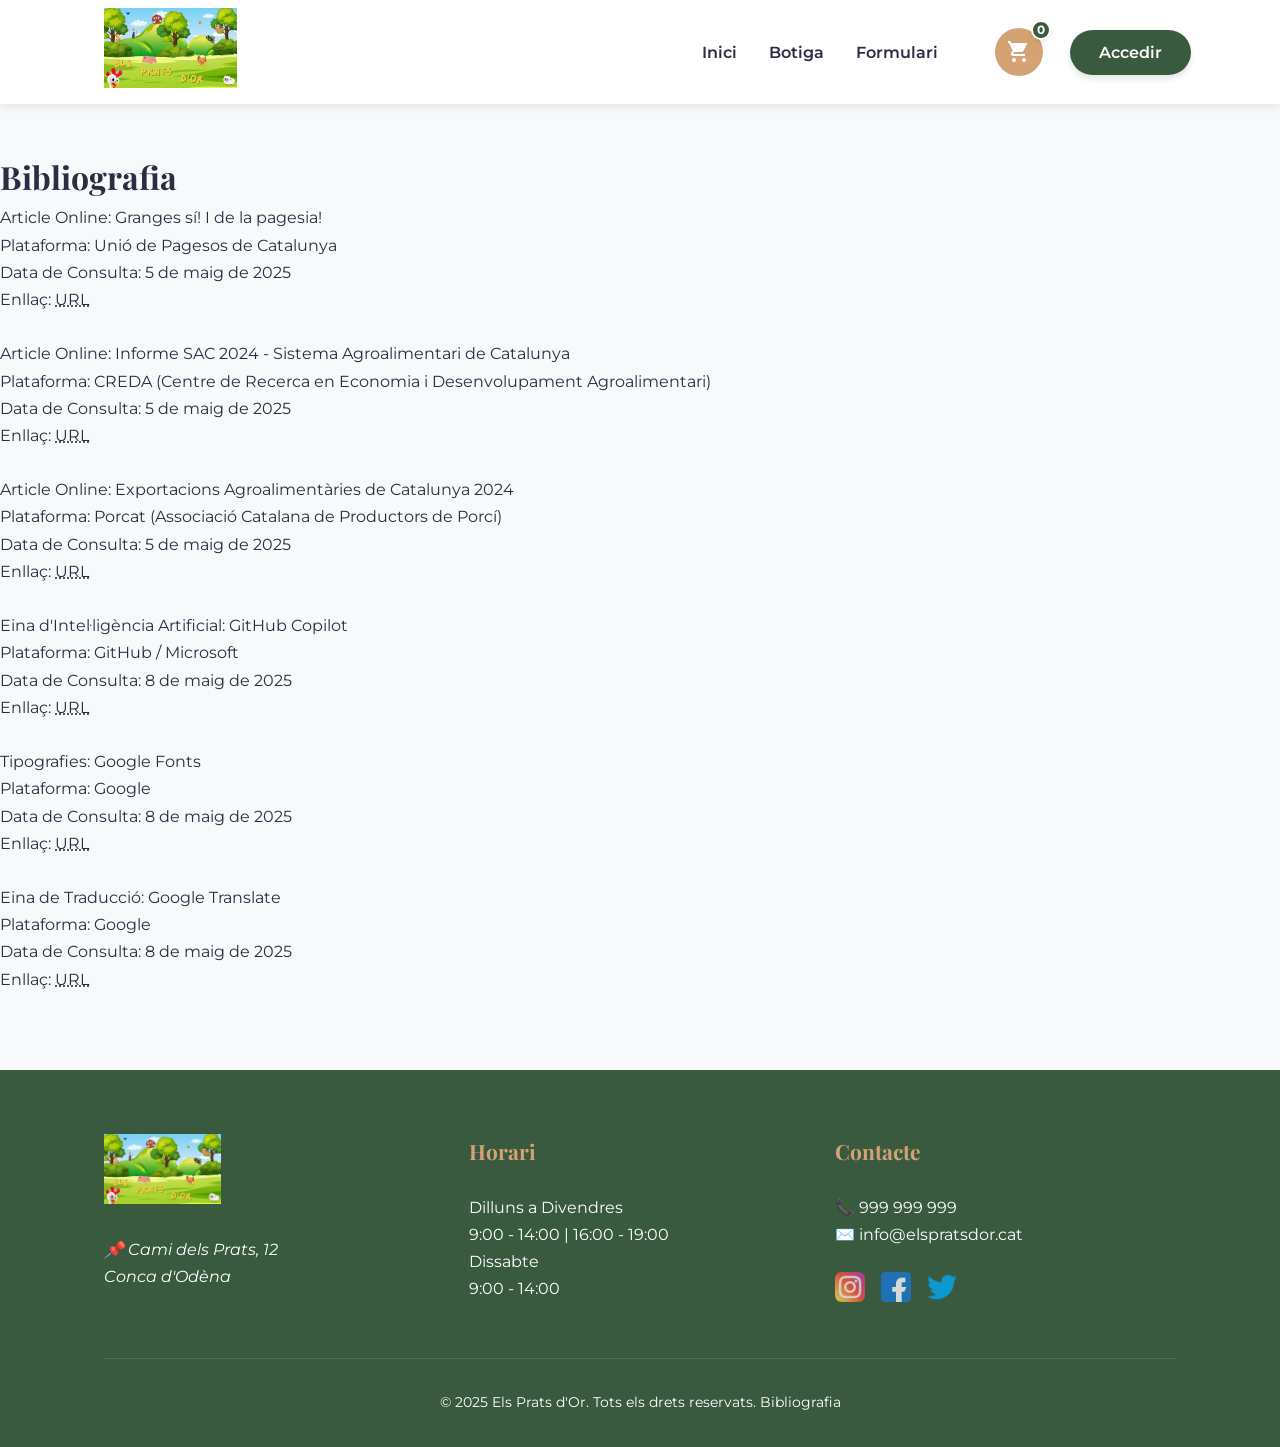
<file: bibliografia.html>
<!DOCTYPE html>
<html lang="ca">
  <head>
    <meta charset="UTF-8" />
    <meta name="viewport" content="width=device-width, initial-scale=1, maximum-scale=1" />
    <meta name="description" content="Bibliografia de fonts utilitzades per a la web d'Els Prats d'Or." />
    <title>Els Prats d'Or - Bibliografia</title>
    <link rel="stylesheet" href="css/style.css" />
    <link rel="preconnect" href="https://fonts.googleapis.com" />
    <link rel="preconnect" href="https://fonts.gstatic.com" crossorigin />
    <link href="https://fonts.googleapis.com/css2?family=Montserrat:wght@400;600;700&family=Playfair+Display:wght@700&display=swap" rel="stylesheet" />
  </head>
  <body>
    <header class="part_superior">
      <div class="caixa">
        <a href="index.html" class="enllac_logo">
          <img src="img/LOGO_GRANJA.png" alt="Logo Els Prats d'Or" class="logo_granja" />
        </a>
        <nav class="navegacio">
          <ul class="llista_menu">
            <li><a href="index.html" class="element_menu">Inici</a></li>
            <li><a href="botiga.html" class="element_menu">Botiga</a></li>
            <li><a href="formulari.php" class="element_menu">Formulari</a></li>
            <li>
              <a href="#" class="carret-compra">
                <svg xmlns="http://www.w3.org/2000/svg" viewBox="0 0 24 24">
                  <path d="M7 18c-1.1 0-1.99.9-1.99 2S5.9 22 7 22s2-.9 2-2-.9-2-2-2zM1 3h1l3.6 7.59-1.35 2.45c-.16.28-.25.61-.25.96 0 1.1.9 2 2 2h12v-2H6.42c-.14 0-.25-.11-.25-.25l.03-.12.9-1.63h7.45c.75 0 1.41-.41 1.75-1.03l3.58-6.49c.08-.14.12-.31.12-.48 0-.55-.45-1-1-1H4.21l-.94-2H1v2zm16 15c-1.1 0-1.99.9-1.99 2s.89 2 1.99 2 2-.9 2-2-.9-2-2-2z"/>
                </svg>
                <span class="contador-carret">0</span>
              </a>
            </li>
            <li><a href="login.html" class="boto_accedir">Accedir</a></li>
          </ul>
        </nav>
        </div>
    </header>

    <main>
      <div style="padding-top: 50px;"></div>

      <h1>Bibliografia</h1>
      <dl>
          <dt>Article Online: Granges sí! I de la pagesia!</dt>
          <dd>Plataforma: Unió de Pagesos de Catalunya </dd>
          <dd>Data de Consulta: 5 de maig de 2025</dd> 
          <dd>Enllaç: <a href="https://uniopagesos.cat/la-terra/granges-si-i-de-la-pagesia/" target="_blank"><abbr title="Uniform Resource Locator">URL</abbr></a></dd>
          <br>
          <dt>Article Online: Informe SAC 2024 - Sistema Agroalimentari de Catalunya</dt>
          <dd>Plataforma: CREDA (Centre de Recerca en Economia i Desenvolupament Agroalimentari)</dd>
          <dd>Data de Consulta: 5 de maig de 2025</dd>
          <dd>Enllaç: <a href="https://www.creda.es/ca/informe-sac-2024-ca/" target="_blank"><abbr title="Uniform Resource Locator">URL</abbr></a></dd>
          <br>
          <dt>Article Online: Exportacions Agroalimentàries de Catalunya 2024</dt>
          <dd>Plataforma: Porcat (Associació Catalana de Productors de Porcí)</dd>
          <dd>Data de Consulta: 5 de maig de 2025</dd>
          <dd>Enllaç: <a href="https://www.porcat.org/ca/noticies" target="_blank"><abbr title="Uniform Resource Locator">URL</abbr></a></dd>
          <br>
          <dt>Eina d'Intel·ligència Artificial: GitHub Copilot</dt>
          <dd>Plataforma: GitHub / Microsoft</dd>
          <dd>Data de Consulta: 8 de maig de 2025</dd>
          <dd>Enllaç: <a href="https://github.com/features/copilot" target="_blank"><abbr title="Uniform Resource Locator">URL</abbr></a></dd>
          <br>
          <dt>Tipografies: Google Fonts</dt>
          <dd>Plataforma: Google</dd>
          <dd>Data de Consulta: 8 de maig de 2025</dd>
          <dd>Enllaç: <a href="https://fonts.google.com/" target="_blank"><abbr title="Uniform Resource Locator">URL</abbr></a></dd>
          <br>
          <dt>Eina de Traducció: Google Translate</dt>
          <dd>Plataforma: Google</dd>
          <dd>Data de Consulta: 8 de maig de 2025</dd>
          <dd>Enllaç: <a href="https://translate.google.com/" target="_blank"><abbr title="Uniform Resource Locator">URL</abbr></a></dd>
          <br>
      </dl>
       <div style="padding-bottom: 50px;"></div>

    </main>

    <footer class="part_inferior" id="contacte">
      <div class="caixa">
        <div class="graella graella_inferior">
          <div class="columna_inferior">
            <img src="img/LOGO_GRANJA.png" alt="Logo Els Prats d'Or" class="logo_inferior" />
            <address>
              <p>
                📌 Cami dels Prats, 12<br />
                Conca d'Odèna
              </p>
            </address>
          </div>
          <div class="columna_inferior">
            <h3>Horari</h3>
            <p>Dilluns a Divendres</p>
            <p>9:00 - 14:00 | 16:00 - 19:00</p>
            <p>Dissabte</p>
            <p>9:00 - 14:00</p>
          </div>
          <div class="columna_inferior">
            <h3>Contacte</h3>
            <p>
            📞 <a href="tel:+34999999999" aria-label="Telèfon">999 999 999</a><br />
            ✉️ <a href="mailto:info@elspratsdor.cat">info@elspratsdor.cat</a>
            </p>
            <div class="xarxes-socials">
                <a href="#" aria-label="Instagram">
                <img src="img/instagram.png" alt="Instagram" />
            </a>
                <a href="#" aria-label="Facebook">
                <img src="img/facebook.png" alt="Facebook" />
            </a>
            <a href="#" aria-label="Twitter">
                <img src="img/twitter.png" alt="Twitter" />
            </a>
            </div>
        </div>
        </div>
        <div class="text_drets">
            &copy; 2025 Els Prats d'Or. Tots els drets reservats.
            <a href="bibliografia.html">Bibliografia</a>
        </div>
    </div>
    </footer>
    </body>
</html>
</file>
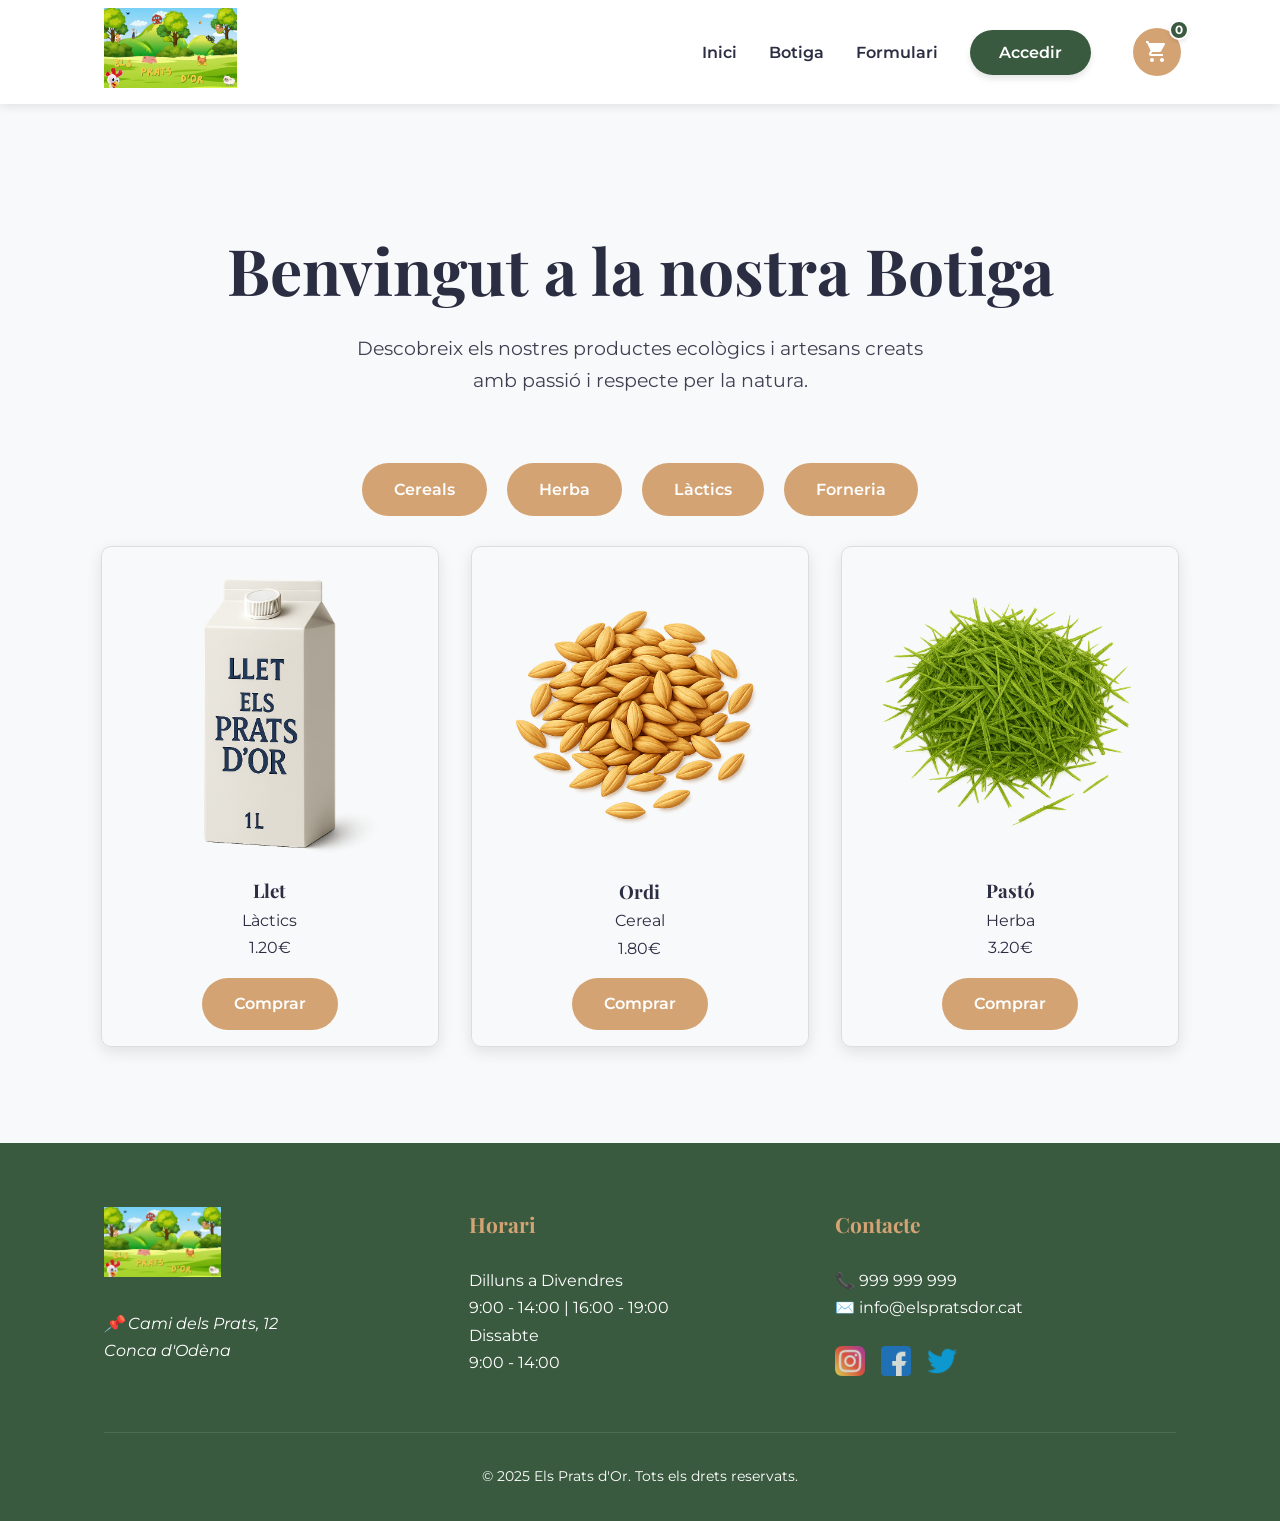
<file: botiga.html>
<!DOCTYPE html>
<html lang="ca">
  <head>
    <meta charset="UTF-8" />
    <meta name="viewport" content="width=device-width, initial-scale=1, maximum-scale=1" /> <!-- Important per al disseny responsive en mòbils i tauletes. Controla com es mostra l'ample i l'escala de la pàgina. -->
    <meta name="description" content="Botiga online amb productes ecològics i artesans de la granja Els Prats d'Or." /> <!-- Això defineix una descripció de la pàgina web que es veu als cercadors com Google, per exemple. -->
    <title>Botiga - Els Prats d'Or</title>
    <link rel="stylesheet" href="css/botiga.css" /> 
    <link rel="stylesheet" href="css/style.css"> 
    <link rel="preconnect" href="https://fonts.googleapis.com" /> <!-- Preconnecta amb els servidors de Google Fonts per agilitzar la càrrega de les lletres. -->
    <link rel="preconnect" href="https://fonts.gstatic.com" crossorigin /> <!--  Igual que abans però per les fonts estàtiques (en general, les lletres).-->
    <link href="https://fonts.googleapis.com/css2?family=Montserrat:wght@400;600;700&family=Playfair+Display:wght@700&display=swap" rel="stylesheet" /> <!-- Aquí enllacem les lletres de Google Fonts que farem servir. -->
  </head>
  <body>
    <header class="part_superior"> <!-- 'header' s'utilitza per a la capçalera. La classe 'part_superior' li dóna estils concrets (com fer-la fixa). -->
      <div class="caixa"> <!-- 'caixa' és una classe genèrica per centrar el contingut i limitar el seu ample en diferents seccions. -->
        <a href="index.html" class="enllac_logo"> <!-- Aquest és l'enllaç del logo, que et portarà a la pàgina principal. 'enllac_logo' pot tenir estils específics per l'enllaç del logo. -->
          <img src="img/LOGO_GRANJA.png" alt="Logo Els Prats d'Or" class="logo_granja" /> <!-- 'alt' és important per accessibilitat i SEO. 'logo_granja' s'usa per estilar la imatge del logo. -->
        </a>
        <nav class="navegacio"> <!-- La nostra barra de navegació. 'nav' indica que és una secció de navegació (un menú). -->
          <ul class="llista_menu"> <!-- 'llista_menu' s'usa per estilar la llista d'elements del menú. -->
            <li><a href="index.html" class="element_menu">Inici</a></li> <!-- 'element_menu' s'usa per estilar cada ítem del menú. -->
            <li><a href="botiga.html" class="element_menu">Botiga</a></li>
            <li><a href="formulari.php" class="element_menu">Formulari</a></li>
            <li><a href="login.html" class="boto_accedir">Accedir</a></li>
            <li>
              <a href="#" class="carret-compra">
                <svg xmlns="http://www.w3.org/2000/svg" viewBox="0 0 24 24">
                  <path d="M7 18c-1.1 0-1.99.9-1.99 2S5.9 22 7 22s2-.9 2-2-.9-2-2-2zM1 3h1l3.6 7.59-1.35 2.45c-.16.28-.25.61-.25.96 0 1.1.9 2 2 2h12v-2H6.42c-.14 0-.25-.11-.25-.25l.03-.12.9-1.63h7.45c.75 0 1.41-.41 1.75-1.03l3.58-6.49c.08-.14.12-.31.12-.48 0-.55-.45-1-1-1H4.21l-.94-2H1v2zm16 15c-1.1 0-1.99.9-1.99 2s.89 2 1.99 2 2-.9 2-2-.9-2-2-2z"/>
                </svg>
                <span class="contador-carret">0</span>
              </a>
            </li>
          </ul>
        </nav>
      </div>
    </header>

    <main> <!-- 'main' envolta el contingut principal i únic de la pàgina. -->
      <section class="seccio_botiga"> <!-- 'section' s'utilitza per agrupar contingut temàtic. 'seccio_botiga' aplica estils concrets a aquesta secció. -->
        <div class="caixa"> <!-- 'caixa' per centrar el contingut de la secció. -->
          <h1 class="titol1">Benvingut a la nostra Botiga</h1> <!-- 'titol1' per estilar el títol principal de la secció. -->
          <p class="text_principal">Descobreix els nostres productes ecològics i artesans creats amb passió i respecte per la natura.</p> <!-- 'text_principal' per estilar el paràgraf descriptiu. -->

          <!-- AFEGIT: Apartats de categories --> 
          <div class="categories"> <!-- Un contenidor per les diferents categories de productes, per tenir-les ordenades! -->
            <a href="Cereals.html" class="categoria " >Cereals</a> <!-- Enllaços que ens porten a altres parts de la web, a cada categoria de producte. -->
            <a href="Herbes.html"   class="categoria">Herba</a> <!-- Aquestes class "categoria" les utilitzarem al CSS per fer que quedin bé. -->
            <a href="Lactics.html" class="categoria">Làctics</a> 
            <a href="Forneria.html" class="categoria">Forneria</a> 
          </div>
 
        <!-- Graella de Productes -->
        <div class="graella_productes"> <!-- Un contenidor que utilitzarem amb CSS Grid per mostrar els productes en una graella maca. -->
          <div class="producte"> <!-- Cada 'div' amb la classe 'producte' representa un producte individual a la graella. -->
            <img src="imgbotiga/llet.png" alt="Producte 1" class="imatge_producte" /> <!-- La imatge del producte. 'alt' és important per accessibilitat. 'imatge_producte' per estilar la imatge. -->
            <h3>Llet</h3> <!-- El títol o nom del producte. -->
            <p class="descripcio_producte">Làctics</p> <!-- Una petita descripció o categoria del producte. 'descripcio_producte' per estilar. -->
            <p class="preu">1.20€</p> <!-- El preu del producte. 'preu' per estilar. -->
            <a href="compra.html" class="boto_comprar">Comprar</a> <!-- Un botó per anar a la pàgina de compra. 'boto_comprar' per estilar-lo com un botó. -->
          </div>

          <div class="producte">
            <img src="imgbotiga/ordi.png" alt="Producte 2" class="imatge_producte" />
            <h3>Ordi</h3>
            <p class="descripcio_producte">Cereal</p>
            <p class="preu">1.80€</p>
            <a href="compra.html" class="boto_comprar">Comprar</a>
          </div>

          <div class="producte">
            <img src="imgbotiga/pasto.png" alt="Producte 3" class="imatge_producte" />
            <h3>Pastó</h3>
            <p class="descripcio_producte">Herba</p>
            <p class="preu">3.20€</p>
            <a href="compra.html" class="boto_comprar">Comprar</a>
          </div>
 
          <!-- Afegir més productes aquí -->
        </div>
      </section>
    </main>

    <footer class="part_inferior"> <!-- 'footer' s'utilitza per al peu de pàgina. 'part_inferior' aplica estils concrets (fons, color text). -->
      <div class="caixa"> <!-- 'caixa' per centrar el contingut del peu de pàgina. -->
        <div class="graella graella_inferior"> <!-- Una graella per ordenar la informació del peu de pàgina. 'graella' i 'graella_inferior' per estilar la disposició. -->
          <div class="columna_inferior"> <!-- Una columna dins la graella, pel nostre logo i adreça. 'columna_inferior' per estilar la columna. -->
            <img src="img/LOGO_GRANJA.png" alt="Logo Els Prats d'Or" class="logo_inferior" /> <!-- El logo que tenim al peu de pàgina. 'logo_inferior' per estilar-lo. -->
            <address> <!-- 'address' és un element per a informació de contacte. -->
              <p> 
                📌 Cami dels Prats, 12<br /> <!-- 'br' insereix un salt de línia. -->
                Conca d'Odèna
              </p> 
            </address>
          </div>
          <div class="columna_inferior">
            <h3>Horari</h3>
            <p>Dilluns a Divendres</p>
            <p>9:00 - 14:00 | 16:00 - 19:00</p>
            <p>Dissabte</p>
            <p>9:00 - 14:00</p>
          </div>
          <div class="columna_inferior"> 
            <h3>Contacte</h3>
            <p> 
              📞 <a href="tel:+34999999999" aria-label="Telèfon">999 999 999</a><br /> <!-- 'href="tel:..."' fa que, en dispositius mòbils, clicar el número truqui directament. 'aria-label' és per a l'accessibilitat. -->
              ✉️ <a href="mailto:info@elspratsdor.cat">info@elspratsdor.cat</a> <!-- 'href="mailto:..."' obre el client de correu electrònic. -->
            </p> 
            <div class="xarxes-socials"> <!-- Un contenidor per les icones de les xarxes socials. 'xarxes-socials' per estilar-lo amb Flexbox. -->
              <a href="#" aria-label="Instagram"> <!-- Enllaços a les xarxes socials, sense destinació perquè no s'han demanat. 'aria-label' per accessibilitat. -->
                <img src="img/instagram.png" alt="Instagram" /> <!-- La imatge de la icona d'instagram. -->
              </a>
              <a href="#" aria-label="Facebook">
                <img src="img/facebook.png" alt="Facebook" />
              </a>
              <a href="#" aria-label="Twitter">
                <img src="img/twitter.png" alt="Twitter" />
              </a>
            </div>
          </div>
        </div>
        <div class="text_drets"> <!-- 'text_drets' s'usa per estilar el text de copyright al final del peu de pàgina. -->
          &copy; 2025 Els Prats d'Or. Tots els drets reservats. <!-- '&copy;' és una entitat HTML per mostrar el símbol de copyright (©). -->
        </div>
      </div>
    </footer>
  </body>
</html>
</file>
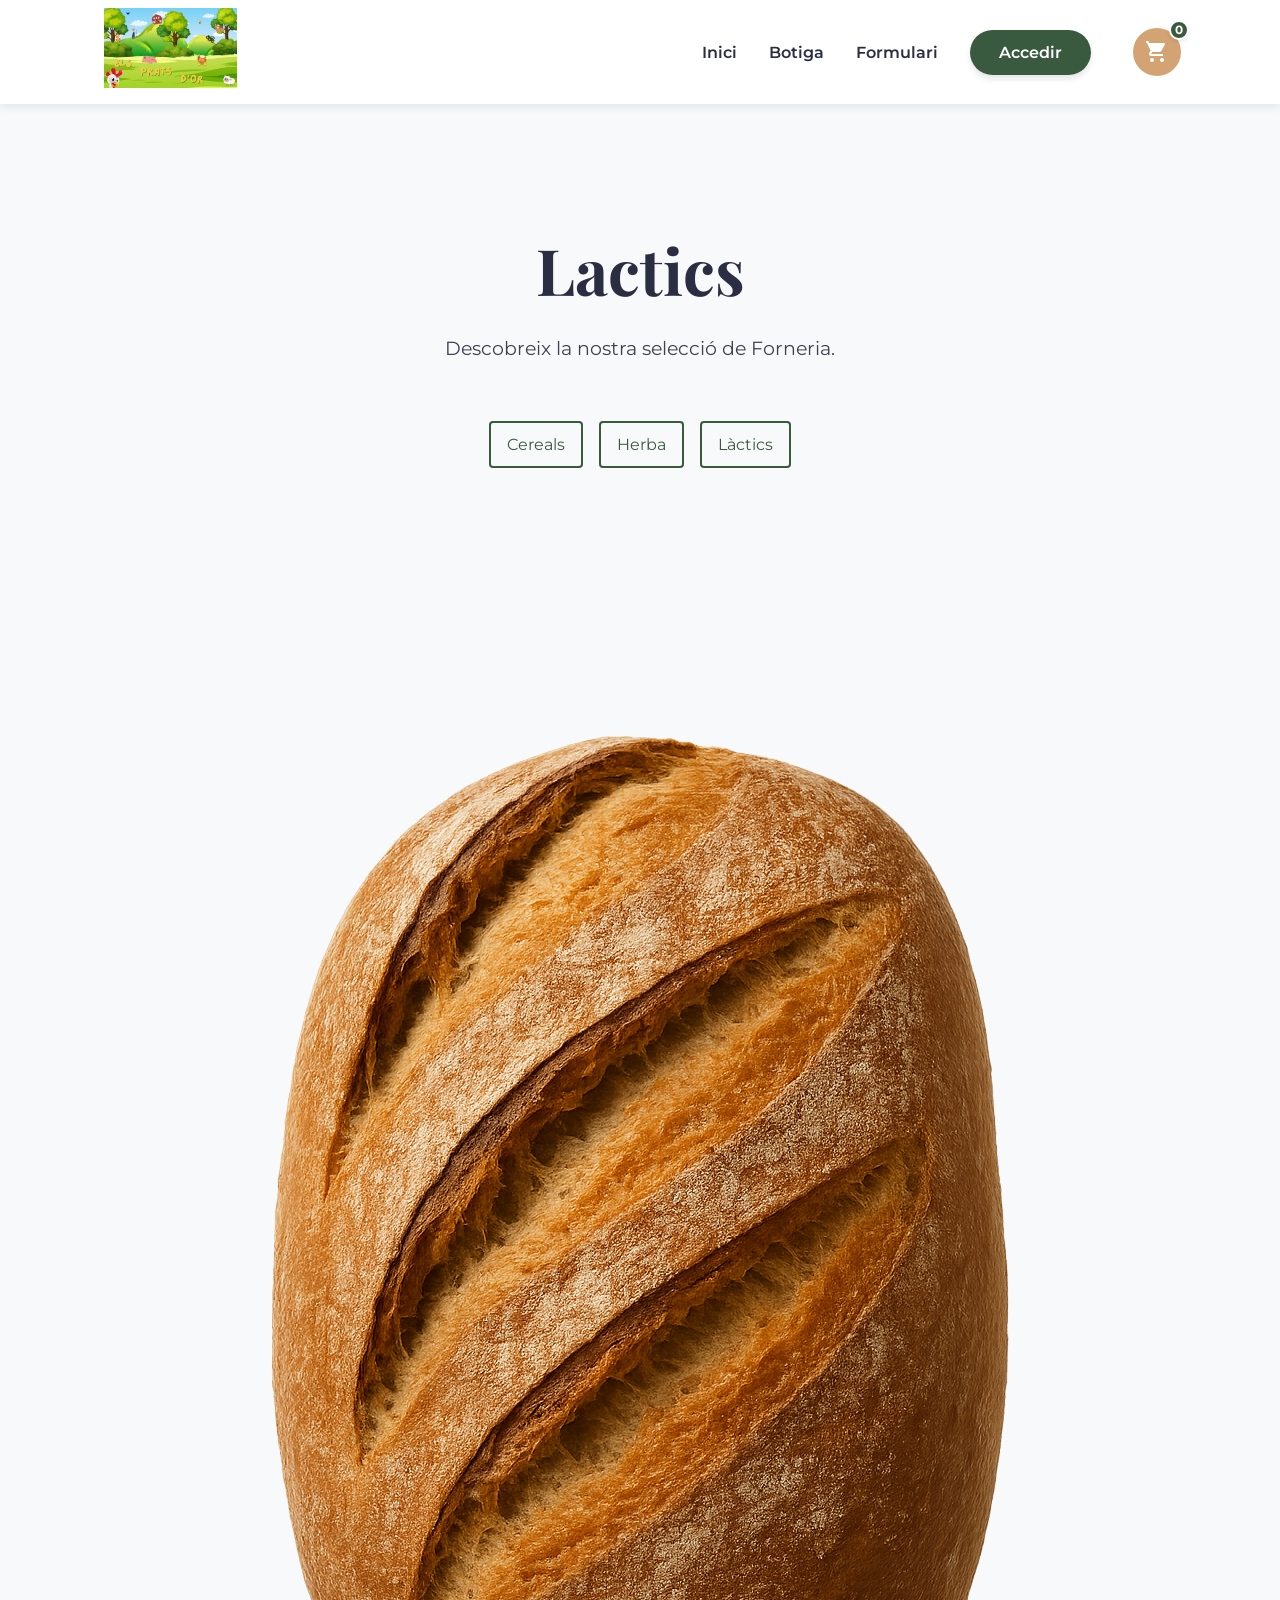
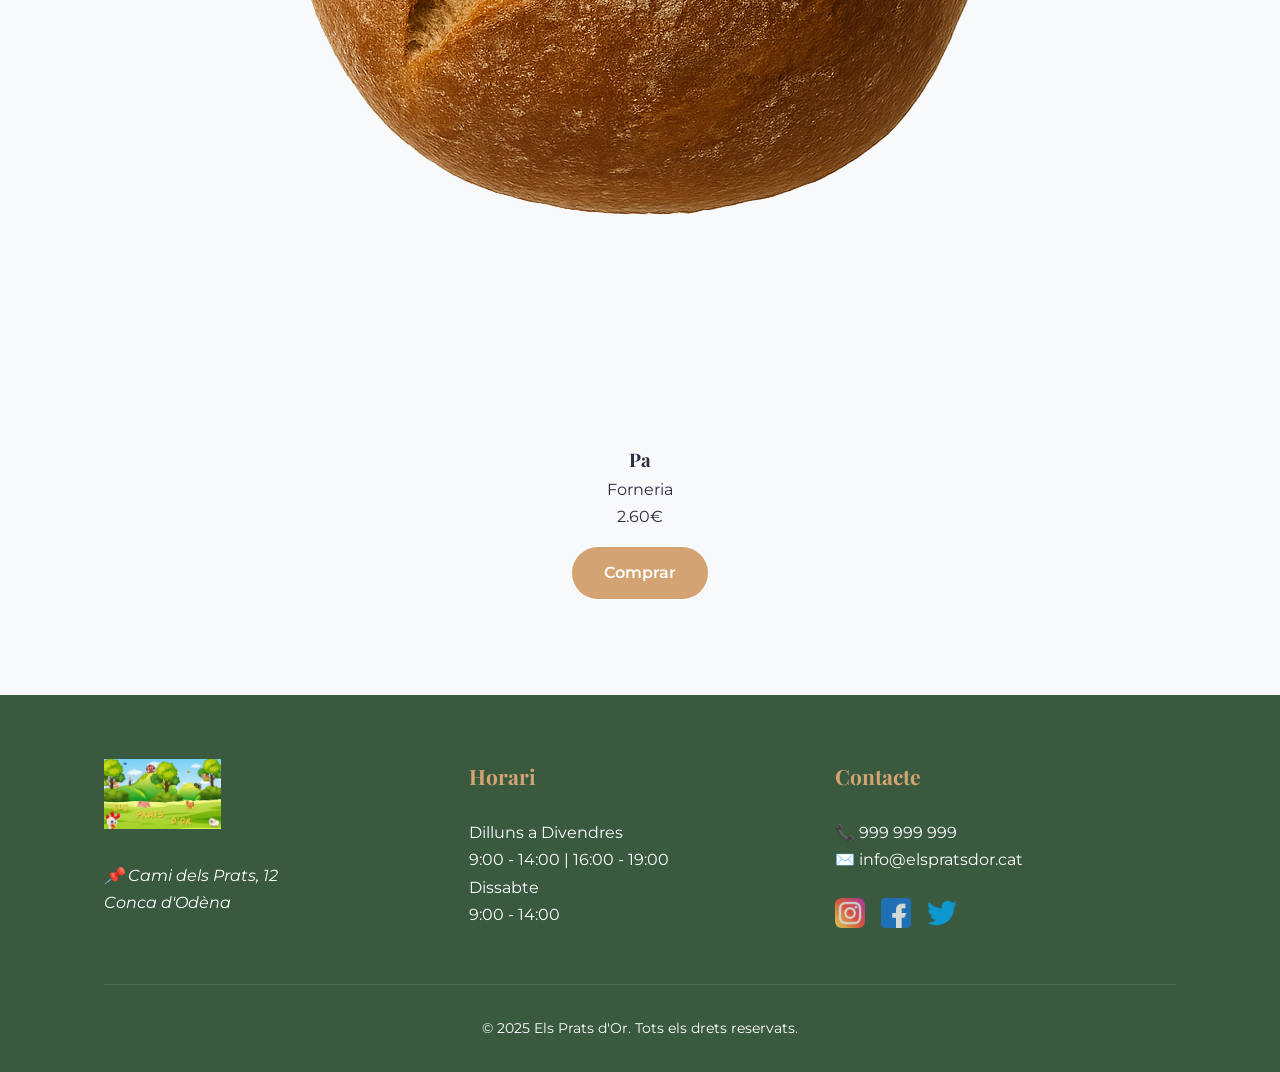
<file: Forneria.html>
<!DOCTYPE html>
<html lang="ca">
  <head>
    <meta charset="UTF-8" />
    <meta name="viewport" content="width=device-width, initial-scale=1, maximum-scale=1" />
    <meta name="description" content="Botiga online amb productes ecològics i artesans de la granja Els Prats d'Or - Forneria" />
    <title>Herbes - Els Prats d'Or</title>
    <link rel="stylesheet" href="css/aliments.css" />
    <link rel="stylesheet" href="css/style.css">
    <link rel="preconnect" href="https://fonts.googleapis.com" />
    <link rel="preconnect" href="https://fonts.gstatic.com" crossorigin />
    <link href="https://fonts.googleapis.com/css2?family=Montserrat:wght@400;600;700&family=Playfair+Display:wght@700&display=swap" rel="stylesheet" />
  </head>
  <body>
    <header class="part_superior">
      <div class="caixa">
        <a href="index.html" class="enllac_logo">
          <img src="img/LOGO_GRANJA.png" alt="Logo Els Prats d'Or" class="logo_granja" />
        </a>
        <nav class="navegacio">
          <ul class="llista_menu">
            <li><a href="index.html" class="element_menu">Inici</a></li>
            <li><a href="botiga.html" class="element_menu">Botiga</a></li>
            <li><a href="formulari.php" class="element_menu">Formulari</a></li>
            <li><a href="login.html" class="boto_accedir">Accedir</a></li>
            <li>
              <a href="#" class="carret-compra">
                <svg xmlns="http://www.w3.org/2000/svg" viewBox="0 0 24 24">
                  <path d="M7 18c-1.1 0-1.99.9-1.99 2S5.9 22 7 22s2-.9 2-2-.9-2-2-2zM1 3h1l3.6 7.59-1.35 2.45c-.16.28-.25.61-.25.96 0 1.1.9 2 2 2h12v-2H6.42c-.14 0-.25-.11-.25-.25l.03-.12.9-1.63h7.45c.75 0 1.41-.41 1.75-1.03l3.58-6.49c.08-.14.12-.31.12-.48 0-.55-.45-1-1-1H4.21l-.94-2H1v2zm16 15c-1.1 0-1.99.9-1.99 2s.89 2 1.99 2 2-.9 2-2-.9-2-2-2z"/>
                </svg>
                <span class="contador-carret">0</span>
              </a>
            </li>
          </ul>
        </nav>
      </div>
    </header>

    <main>
      <section class="seccio_botiga">
        <div class="caixa">
          <h1 class="titol1">Lactics</h1>
          <p class="text_principal">Descobreix la nostra selecció de Forneria.</p>
        </div>

        <div class="categories"> <!-- Un contenidor per les diferents categories de productes, per tenir-les ordenades! -->
            <a href="Cereals.html" class="categoria " >Cereals</a> <!-- Enllaços que ens porten a altres parts de la web, a cada categoria de producte. -->
            <a href="Herbes.html"   class="categoria">Herba</a> <!-- Aquestes class "categoria" les utilitzarem al CSS per fer que quedin bé. -->
            <a href="Lactics.html" class="categoria">Làctics</a> 
          </div>

        <div class="graella_productes">
          <div class="producte">
            <img src="imgbotiga/pa.png" alt="Ordi" class="imatge_producte" />
            <h3>Pa</h3>
            <p class="descripcio_producte">Forneria</p>
            <p class="preu">2.60€</p>
            <a href="compra.html" class="boto_comprar">Comprar</a>
          </div>
        </div>
      </section>
    </main>

    <footer class="part_inferior">
      <div class="caixa">
        <div class="graella graella_inferior">
          <div class="columna_inferior">
            <img src="img/LOGO_GRANJA.png" alt="Logo Els Prats d'Or" class="logo_inferior" />
            <address>
              <p>
                📌 Cami dels Prats, 12<br />
                Conca d'Odèna
              </p>
            </address>
          </div>
          <div class="columna_inferior">
            <h3>Horari</h3>
            <p>Dilluns a Divendres</p>
            <p>9:00 - 14:00 | 16:00 - 19:00</p>
            <p>Dissabte</p>
            <p>9:00 - 14:00</p>
          </div>
          <div class="columna_inferior">
            <h3>Contacte</h3>
            <p>
              📞 <a href="tel:+34999999999" aria-label="Telèfon">999 999 999</a><br />
              ✉️ <a href="mailto:info@elspratsdor.cat">info@elspratsdor.cat</a>
            </p>
            <div class="xarxes-socials">
              <a href="#" aria-label="Instagram">
                <img src="img/instagram.png" alt="Instagram" />
              </a>
              <a href="#" aria-label="Facebook">
                <img src="img/facebook.png" alt="Facebook" />
              </a>
              <a href="#" aria-label="Twitter">
                <img src="img/twitter.png" alt="Twitter" />
              </a>
            </div>
          </div>
        </div>
        <div class="text_drets">
          © 2025 Els Prats d'Or. Tots els drets reservats.
        </div>
      </div>
    </footer>
  </body>
</html>
</file>
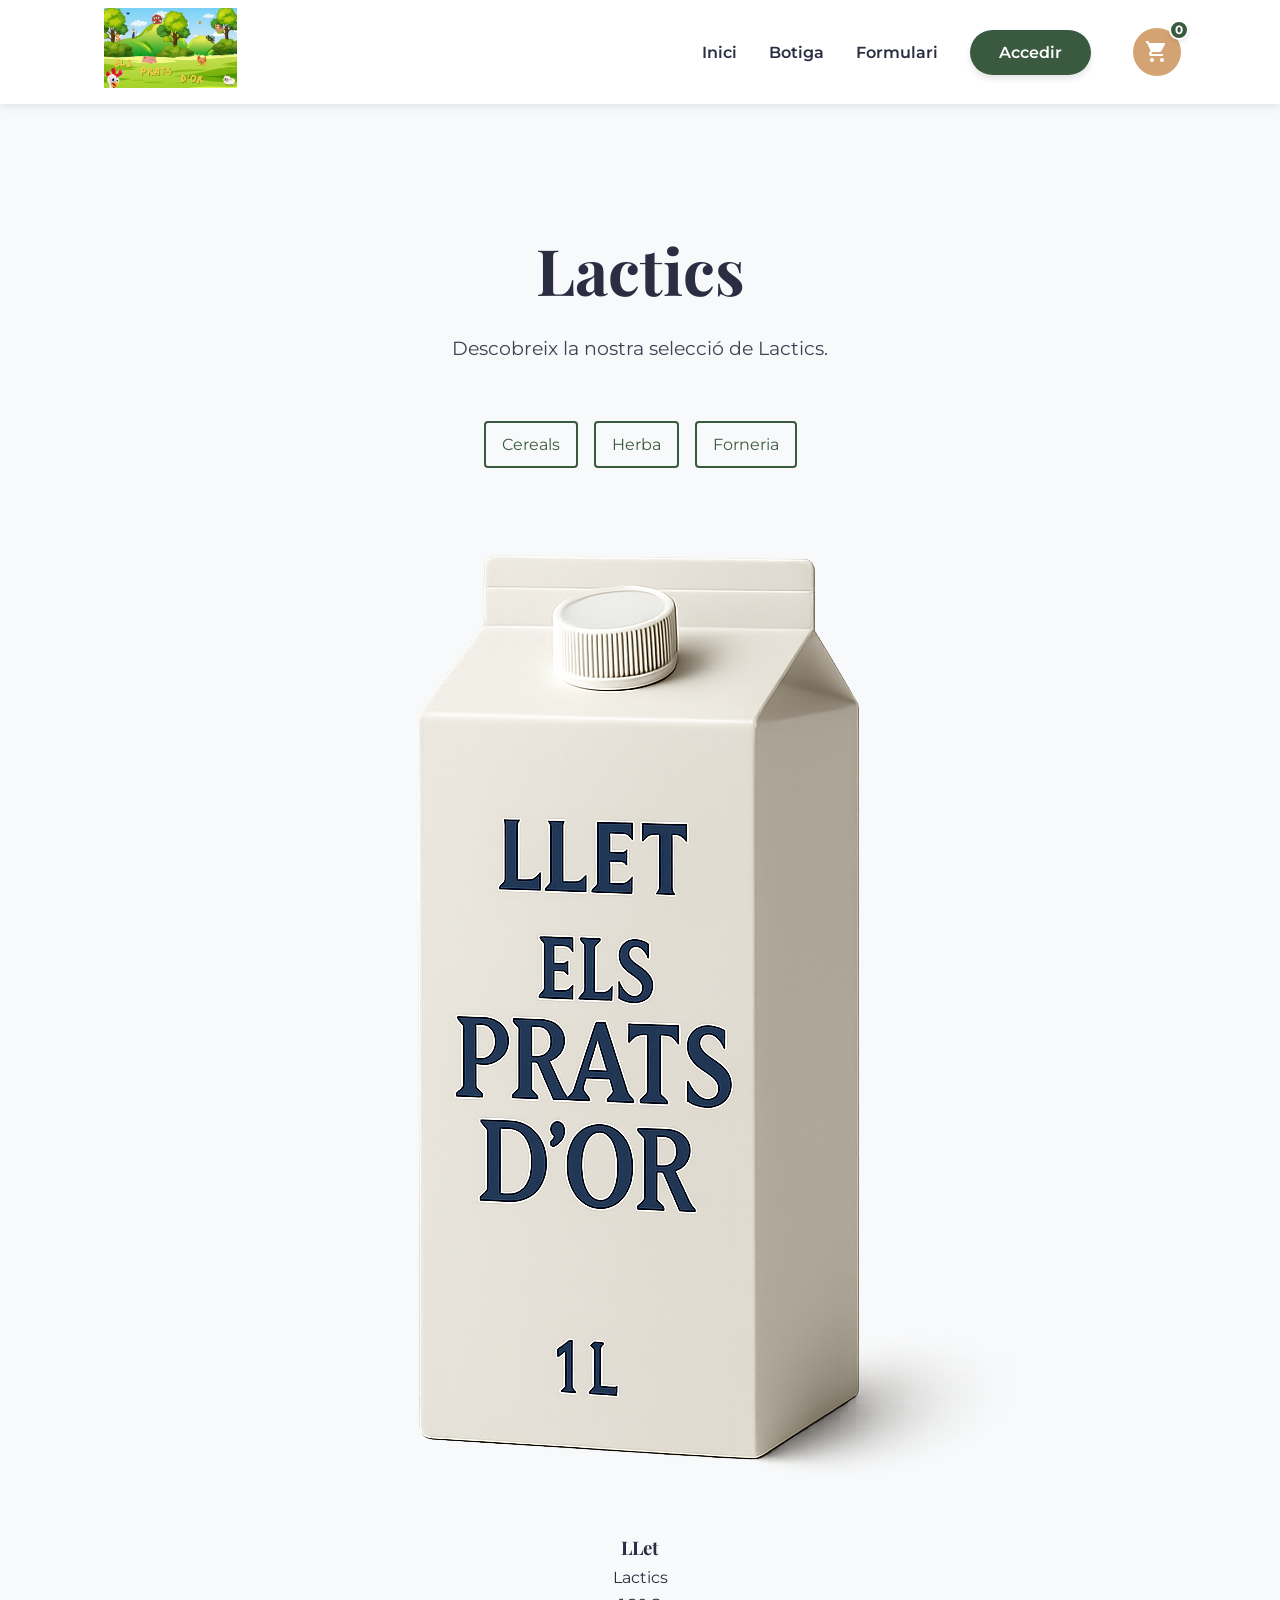
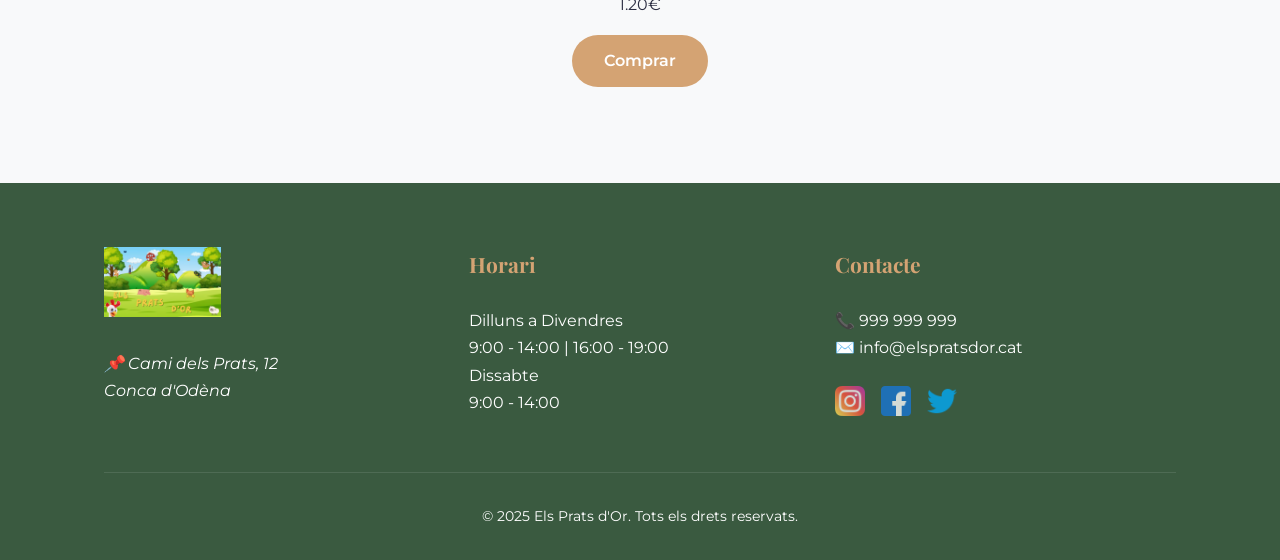
<file: Lactics.html>
<!DOCTYPE html>
<html lang="ca">
  <head>
    <meta charset="UTF-8" />
    <meta name="viewport" content="width=device-width, initial-scale=1, maximum-scale=1" />
    <meta name="description" content="Botiga online amb productes ecològics i artesans de la granja Els Prats d'Or - Lactics" />
    <title>Herbes - Els Prats d'Or</title>
    <link rel="stylesheet" href="css/aliments.css" />
    <link rel="stylesheet" href="css/style.css">
    <link rel="preconnect" href="https://fonts.googleapis.com" />
    <link rel="preconnect" href="https://fonts.gstatic.com" crossorigin />
    <link href="https://fonts.googleapis.com/css2?family=Montserrat:wght@400;600;700&family=Playfair+Display:wght@700&display=swap" rel="stylesheet" />
  </head>
  <body>
    <header class="part_superior">
      <div class="caixa">
        <a href="index.html" class="enllac_logo">
          <img src="img/LOGO_GRANJA.png" alt="Logo Els Prats d'Or" class="logo_granja" />
        </a>
        <nav class="navegacio">
          <ul class="llista_menu">
            <li><a href="index.html" class="element_menu">Inici</a></li>
            <li><a href="botiga.html" class="element_menu">Botiga</a></li>
            <li><a href="formulari.php" class="element_menu">Formulari</a></li>
            <li><a href="login.html" class="boto_accedir">Accedir</a></li>
            <li>
              <a href="#" class="carret-compra">
                <svg xmlns="http://www.w3.org/2000/svg" viewBox="0 0 24 24">
                  <path d="M7 18c-1.1 0-1.99.9-1.99 2S5.9 22 7 22s2-.9 2-2-.9-2-2-2zM1 3h1l3.6 7.59-1.35 2.45c-.16.28-.25.61-.25.96 0 1.1.9 2 2 2h12v-2H6.42c-.14 0-.25-.11-.25-.25l.03-.12.9-1.63h7.45c.75 0 1.41-.41 1.75-1.03l3.58-6.49c.08-.14.12-.31.12-.48 0-.55-.45-1-1-1H4.21l-.94-2H1v2zm16 15c-1.1 0-1.99.9-1.99 2s.89 2 1.99 2 2-.9 2-2-.9-2-2-2z"/>
                </svg>
                <span class="contador-carret">0</span>
              </a>
            </li>
          </ul>
        </nav>
      </div>
    </header>

    <main>
      <section class="seccio_botiga">
        <div class="caixa">
          <h1 class="titol1">Lactics</h1>
          <p class="text_principal">Descobreix la nostra selecció de Lactics.</p>
        </div>

        <div class="categories"> <!-- Un contenidor per les diferents categories de productes, per tenir-les ordenades! -->
            <a href="Cereals.html" class="categoria " >Cereals</a> <!-- Enllaços que ens porten a altres parts de la web, a cada categoria de producte. -->
            <a href="Herbes.html"   class="categoria">Herba</a> <!-- Aquestes class "categoria" les utilitzarem al CSS per fer que quedin bé. -->
            <a href="Forneria.html" class="categoria">Forneria</a> 
          </div>

        <!-- Graella de Productes -->
        <div class="graella_productes">
          <div class="producte">
            <img src="imgbotiga/llet.png" alt="Ordi" class="imatge_producte" />
            <h3>LLet</h3>
            <p class="descripcio_producte">Lactics</p>
            <p class="preu">1.20€</p>
            <a href="compra.html" class="boto_comprar">Comprar</a>
          </div>
      </section>
    </main>

    <footer class="part_inferior">
      <div class="caixa">
        <div class="graella graella_inferior">
          <div class="columna_inferior">
            <img src="img/LOGO_GRANJA.png" alt="Logo Els Prats d'Or" class="logo_inferior" />
            <address>
              <p>
                📌 Cami dels Prats, 12<br />
                Conca d'Odèna
              </p>
            </address>
          </div>
          <div class="columna_inferior">
            <h3>Horari</h3>
            <p>Dilluns a Divendres</p>
            <p>9:00 - 14:00 | 16:00 - 19:00</p>
            <p>Dissabte</p>
            <p>9:00 - 14:00</p>
          </div>
          <div class="columna_inferior">
            <h3>Contacte</h3>
            <p>
              📞 <a href="tel:+34999999999" aria-label="Telèfon">999 999 999</a><br />
              ✉️ <a href="mailto:info@elspratsdor.cat">info@elspratsdor.cat</a>
            </p>
            <div class="xarxes-socials">
              <a href="#" aria-label="Instagram">
                <img src="img/instagram.png" alt="Instagram" />
              </a>
              <a href="#" aria-label="Facebook">
                <img src="img/facebook.png" alt="Facebook" />
              </a>
              <a href="#" aria-label="Twitter">
                <img src="img/twitter.png" alt="Twitter" />
              </a>
            </div>
          </div>
        </div>
        <div class="text_drets">
          © 2025 Els Prats d'Or. Tots els drets reservats.
        </div>
      </div>
    </footer>
  </body>
</html>
</file>
<file: css/style.css>
:root { /* Imagina't això com una llista on guardes coses importants per utilitzar a tot el teu disseny. Com una paleta de colors o ajustos generals. */
  --color-primari: #3a5a40; /* Aquesta variable guarda un color verd fosc. La podràs usar amb 'var(--color-primari)'. S'utilitza, per exemple, al fons del 'footer' (la part de baix de la pàgina). */
  --color-secundari: #588157; /* Una variable per a un verd una mica més clar. El veuràs quan passes el ratolí per sobre del botó 'Accedir' a la part de dalt. */
  --color-terciari: #a3b18a; /* Guarda un verd clar. Es fa servir per a la línia que hi ha entre els passos del 'nostre procés'. */
  --color-fons: #f8f9fa; /* El color blanc trencat que va al darrere de gairebé tota la pàgina. */
  --color-text: #2b2d42; /* El color gris fosc que utilitzem per a la majoria del text normal. */
  --color-destacat: #d4a373; /* Un color taronja per cridar l'atenció. El veuràs als números del procés i sota algunes paraules importants. */
  --ombra-card: 0 10px 20px #0000001a; /* Aquí guardem com volem que sigui una ombra estàndard per a les 'targetes', com les de les imatges. Els números controlen on es projecta i com és de difusa. */
  --transicio: all 0.3s cubic-bezier(0.25, 0.8, 0.25, 1); /* Aquesta variable guarda una 'recepta' per fer que els canvis (com el color o la mida quan fas 'hover') siguin suaus i no de cop. Dura 0.3 segons. */
}

* { /* L'asterisc '*' vol dir "aplica això a ABSOLUTAMENT TOTS els elements de la pàgina". És una mica com posar regles generals per a tothom. */
  margin: 0; /* Elimina l'espai que els elements tenen per defecte al seu voltant (marges exteriors). */
  padding: 0; /* Elimina l'espai que els elements tenen per defecte per dins (espaiat interior). */
  box-sizing: border-box; /* Aquesta regla fa que l'ample i l'alt que tu especifiques per a un element incloguin l'espaiat interior ('padding') i la vora ('border'). Això facilita molt calcular mides! */
}

html { /* Estils per a l'element principal 'html', que és com el contenidor de tot. */
  scroll-behavior: smooth; /* Quan cliques un enllaç que et porta a una altra part de la mateixa pàgina (com l'enllaç 'Més informació ↓'), en lloc de saltar directament, es desplaça suaument. */
}

body { /* Estils per a tot el contingut visible de la teva pàgina web. Tot el que veus està dins del 'body'. */
  font-family: 'Montserrat', sans-serif; /* Estableix la font de lletra principal per a la majoria del text. Si 'Montserrat' no carrega, utilitza una font genèrica 'sans-serif' (sense serifs, els petit adorns al final de les lletres). */
  line-height: 1.7; /* Defineix l'espaiat entre les línies de text. Un valor d'1.7 fa que el text sigui més fàcil de llegir. */
  color: var(--color-text); /* El color del text serà el que hem definit a la variable '--color-text' (el gris fosc). 'inherit' faria que heretés el color del seu pare, però aquí l'estem definint directament amb la variable. */
  background-color: var(--color-fons); /* El color de fons de tota la pàgina serà el que hem definit a la variable '--color-fons'. */
  overflow-x: hidden; /* Si el contingut s'estén més enllà de l'ample de la pantalla cap a la dreta o esquerra, això amaga la barra de desplaçament horitzontal i el contingut extra. Evita que aparegui una barra de scroll horitzontal. */
}

body:not(.pagina-login) { /* Aquesta regla s'aplica al 'body' sempre que NO tingui la classe CSS 'pagina-login'. Això és útil si tens una pàgina de login que no necessita aquest espaiat. */
  padding-top: 100px; /* Afegeix 100 píxels d'espai a la part de dalt del 'body'. Això serveix per deixar lloc a la capçalera fixa sense que el contingut quedi tapat per ella. */
}

a { /* Estils per a TOTS els enllaços ('<a>' tags) de la pàgina. */
  text-decoration: none; /* Elimina la línia que normalment apareix sota els enllaços. */
  color: inherit; /* L'enllaç agafa el mateix color de text que el seu element pare. Per exemple, si està dins d'un text gris, serà gris. */
}

h1, h2, h3 { /* Estils que s'apliquen tant als títols de nivell 1 ('<h1>'), nivell 2 ('<h2>'), com a nivell 3 ('<h3>'). */
  font-family: 'Playfair Display', serif; /* Estableix una font de lletra diferent per als títols. 'serif' vol dir que té els petits adorns al final de les lletres. */
  font-weight: 700; /* Fa que el text dels títols sigui més gruixut (negreta). 700 és un valor comú per a negreta forta. */
}

header.part_superior { /* Estils per a l'element 'header' (la capçalera de la pàgina) que també té la classe CSS 'part_superior'. */
  background: #ffffffF2; /* Li dona un fons blanc amb una mica de transparència (el 'F2' al final). */
  box-shadow: 0 2px 10px #0000001a; /* Afegeix una ombra suau sota la capçalera per donar-li profunditat. */
  position: fixed; /* Fa que la capçalera es quedi enganxada a dalt de la finestra del navegador, encara que facis 'scroll'. */
  width: 100%; /* La capçalera ocuparà tot l'ample de la pantalla. */
  top: 0; /* La col·loca exactament a la part de dalt de la pantalla (a 0 píxels del marge superior). */
  z-index: 1000; /* Això és com posar capes. Un 'z-index' alt assegura que la capçalera sempre es vegi per sobre de la resta del contingut de la pàgina. */
  backdrop-filter: blur(10px); /* Afegeix un efecte de desenfocament al que hi ha darrere de la capçalera (si té transparència), donant un efecte modern. */
}

header.part_superior .caixa { /* Estils per al 'div' amb la classe 'caixa' que es troba DINS de la capçalera. Aquest 'div' ajuda a centrar el contingut de la capçalera. */
  display: flex; /* Converteix aquest 'div' en un contenidor Flexbox. Flexbox és una manera potent d'organitzar elements en fila o columna. */
  justify-content: space-between; /* Dins del Flexbox, separa els elements fills (el logo i el menú de navegació) posant espai entre ells. */
  align-items: center; /* Alinea els elements fills verticalment al centre. */
  padding: 8px 5%; /* Afegeix 8 píxels d'espaiat per a dalt i baix, i un 5% de l'ample del contenidor pare als costats (esquerra i dreta). */
}

.logo_granja { /* Estils per a la imatge del logo amb la classe 'logo_granja'. */
  height: 80px; /* Estableix l'alçada de la imatge a 80 píxels. */
  width: auto; /* Fa que l'ample s'ajusti automàticament per mantenir les proporcions originals de la imatge. */
  transition: var(--transicio); /* Aplica la transició suau que hem definit a la variable '--transicio'. Això farà que els canvis d'estil (com l'escalat) siguin fluids. */
}

.logo_granja:hover { /* Estils que s'apliquen a la imatge del logo quan l'usuari passa el ratolí per sobre. */
  transform: scale(1.05); /* Fa que la imatge es faci una mica més gran (un 5% més) quan hi passes el ratolí. */
}

nav.navegacio .llista_menu { /* Estils per a la llista desordenada ('ul') que té la classe 'llista_menu' i es troba DINS de l'element 'nav' amb classe 'navegacio'. Aquesta és la llista de links del menú. */
  list-style: none; /* Elimina els puntets que solen aparèixer per defecte davant dels elements d'una llista. */
  display: flex; /* Converteix la llista en un contenidor Flexbox per poder posar els elements del menú en línia (un al costat de l'altre). */
  gap: 32px; /* Afegeix un espai de 32 píxels entre cada element del menú ('li'). */
}

.element_menu { /* Estils per a cada element de la llista del menú ('li' dins de 'llista_menu'). Aquests són els links 'Inici', 'Botiga', 'Formulari'. */
  position: relative; /* Estableix el posicionament relatiu. Això és crucial perquè un element posicionat de forma absoluta (com el subratllat '::after') es posicioni respecte a aquest element. */
  padding: 8px 0; /* Afegeix 8 píxels d'espaiat a dalt i a baix de cada element del menú, sense espai als costats. */
  font-weight: 600; /* Fa que el text de l'element del menú sigui una mica més gruixut que el text normal. */
}

.element_menu::after { /* Crea un 'pseudo-element' (un element que no existeix directament a l'HTML però que podem estilitzar amb CSS) DESPRÉS del contingut de cada '.element_menu'. L'utilitzarem per crear el subratllat animat. */
  content: ''; /* Aquest pseudo-element no té text dins, d'aquí les cometes buides. */
  position: absolute; /* Posiciona aquest pseudo-element de forma absoluta respecte al seu element pare més proper amb 'position: relative' (que és '.element_menu'). */
  width: 0; /* Inicialment, l'ample del subratllat és zero, així no es veu. */
  height: 2px; /* Li donem 2 píxels d'alçada, que serà el gruix del subratllat. */
  bottom: 0; /* El posiciona a la part inferior de l'element pare. */
  left: 0; /* El posiciona a l'esquerra de l'element pare. */
  background: var(--color-destacat); /* El color del subratllat serà el color destacat (taronja). */
  transition: var(--transicio); /* Aplica la transició suau perquè el subratllat aparegui animat. */
}

.element_menu:hover::after { /* Estils que s'apliquen al pseudo-element '::after' quan passes el ratolí per sobre de l'element del menú. */
  width: 100%; /* Quan fas 'hover', l'ample del subratllat passa a ser el 100% de l'element pare, fent que aparegui completament. */
}

.boto_accedir { /* Estils per a l'enllaç amb la classe 'boto_accedir' (el botó 'Accedir' a la capçalera). */
  background: var(--color-primari); /* El fons del botó és el color primari (verd fosc). */
  color: #fff; /* El color del text dins del botó és blanc. */
  padding: 13px 29px; /* Afegeix espaiat interior per donar la forma al botó. */
  border-radius: 30px; /* Arrodoneix molt les cantonades per fer-lo semblar una píndola. */
  font-weight: 600; /* Fa el text del botó més gruixut. */
  transition: var(--transicio); /* Aplica la transició per als efectes de 'hover'. */
  box-shadow: 0 4px 6px #0000001a; /* Afegeix una ombra lleugera sota el botó. */
  margin-right: -15px;
}

.boto_accedir:hover { /* Estils per al botó 'Accedir' quan passes el ratolí per sobre. */
  background: var(--color-secundari); /* Canvia el fons al color secundari (verd clar). */
  transform: translateY(-2px); /* Mou el botó 2 píxels cap amunt. */
  box-shadow: 0 6px 12px #00000026; /* Fa l'ombra més gran i una mica més visible. */
}

.seccio_principal { /* Estils per a la primera gran secció de la pàgina, la que té el vídeo de fons. */
  position: relative; /* Necessari per poder posicionar altres elements (el vídeo, la capa transparent, el contingut) de forma absoluta dins d'aquesta secció. */
  height: 1000px; /* Li dóna una alçada fixa de 1000 píxels. */
  display: flex; /* Converteix la secció en un contenidor Flexbox. */
  align-items: center; /* Centra els elements fills (el div amb el text i botons) verticalment dins de la secció. */
  overflow: hidden; /* Amaga qualsevol part dels elements fills (com el vídeo) que es surti dels límits d'aquesta secció. */
}

#video_fons { /* Estils per a l'element 'video' amb l'ID 'video_fons'. */
  position: absolute; /* Posiciona el vídeo de forma absoluta respecte a la seva secció pare amb 'position: relative'. */
  top: 0; /* El col·loca a 0 píxels de la part superior de la secció. */
  left: 0; /* El col·loca a 0 píxels de la part esquerra de la secció. */
  width: 100%; /* Fa que el vídeo ocupi tot l'ample de la secció. */
  height: 100%; /* Fa que el vídeo ocupi tota l'alçada de la secció. */
  object-fit: cover; /* Important! Fa que el vídeo cobreixi tot l'espai sense deformar-se, retallant si cal. */
  z-index: -1; /* Envia el vídeo cap enrere, darrere de la resta del contingut (la capa transparent i el text). */
  /* background-image: linear-gradient(#00000080, #00000080), url('../img/vidlogin.mp4'); */ /* Aquesta línia està comentada i sembla que era un intent de posar una imatge de fons o un degradat, però el vídeo ja fa aquesta funció. */
}

.fons_transparent { /* Estils per al 'div' amb classe 'fons_transparent'. Aquest 'div' crea una capa fosca semitransparent sobre el vídeo per fer que el text blanc es llegeixi millor. */
  position: absolute; /* Posiciona aquesta capa de forma absoluta respecte a la secció pare. */
  top: 0; /* La col·loca a dalt. */
  left: 0; /* La col·loca a l'esquerra. */
  width: 100%; /* Ocupa tot l'ample de la secció. */
  height: 100%; /* Ocupa tota l'alçada de la secció. */
  background: linear-gradient(#00000066, #00000066); /* Crea un fons amb un degradat lineal. En aquest cas, el degradat va del mateix color a si mateix, amb transparència (el '66' és la transparència en hexadecimal). Això crea una capa fosca semitransparent. */
  background-size: cover; /* Fa que el fons (la capa fosca) cobreixi tot l'espai de la secció. */
  background-position: center; /* Centra el fons dins de la secció. */
  z-index: 1; /* La posa per sobre del vídeo (z-index -1) però per sota del contingut principal (que tindrà un z-index més alt). */
}

.caixa_principal { /* Estils per al 'div' amb classe 'caixa_principal' dins de la secció principal. Aquest 'div' conté el títol gran, el subtítol i els dos botons. */
  position: relative; /* Li donem 'position: relative' perquè pugui tenir un 'z-index'. */
  z-index: 2; /* Ens assegurem que aquest contingut (el text i els botons) estigui per sobre de la capa transparent. */
  text-align: center; /* Centra tot el text i els elements en línia o bloc dins d'aquest 'div'. */
  color: #fff; /* El color de tot el text dins d'aquest 'div' és blanc. */
}

.titol1 { /* Estils per al títol principal 'h1' de la pàgina. */
  font-size: clamp(40px, 5vw, 72px); /* La mida de la lletra s'ajusta automàticament: serà com a mínim 40px, idealment el 5% de l'ample de la finestra ('vw' vol dir 'viewport width'), i com a màxim 72px. Això fa el text 'responsive'. */
  margin-bottom: 24px; /* Afegeix 24 píxels d'espai sota el títol. */
  line-height: 1.2; /* Ajusta l'espai entre les línies si el títol ocupa més d'una línia. */
}

.text_important { /* Estils per a l'element 'span' amb classe 'text_important' dins del títol 1 ('conscient'). */
  color: var(--color-destacat); /* Li dona el color destacat (taronja) per ressaltar-lo. */
}

.text_principal { /* Estils per al paràgraf sota el títol principal. */
  font-size: 19px; /* Mida de la lletra. */
  max-width: 600px; /* L'ample màxim d'aquest paràgraf serà de 600 píxels. Això millora la lectura en pantalles amples. */
  margin: 0 auto 40px; /* Centra el paràgraf horitzontalment ('0 auto') i afegeix 40 píxels d'espai a la part de baix. */
  opacity: 0.9; /* Fa que el text tingui una lleugera transparència (un 90% visible). */
}

.caixa_botons_principal { /* Estils per al 'div' que conté els dos botons grans de la secció principal. */
  display: flex; /* Converteix-lo en un contenidor Flexbox per posar els botons en línia. */
  gap: 24px; /* Afegeix 24 píxels d'espai entre els botons. */
  flex-wrap: wrap; /* Si la pantalla és massa estreta i els botons no caben en una sola línia, aquesta propietat fa que passin a la següent línia automàticament. */
  justify-content: center; /* Centra els botons horitzontalment dins d'aquest 'div'. */
}

.boto_botiga { /* Estils per al botó 'Descobreix la botiga'. */
  background: var(--color-destacat); /* El fons és el color destacat (taronja). */
  color: var(--color-text); /* El color del text és el gris fosc. */
  padding: 16px 40px; /* Espaiat interior generós per fer el botó gran. */
  border-radius: 50px; /* Arrodoneix molt les cantonades. */
  font-weight: 600; /* Text en negreta. */
  font-size: 18px; /* Mida de la lletra una mica més gran. */
  transition: var(--transicio); /* Aplica la transició suau. */
  box-shadow: 0 4px 15px #d4a37366; /* Afegeix una ombra amb el color destacat i transparència. */
}

.boto_botiga:hover { /* Estils per al botó de botiga quan fas 'hover'. */
  background: #e6b17e; /* Canvia el fons a un taronja una mica diferent. */
  transform: translateY(-3px); /* Mou el botó 3 píxels cap amunt. */
  box-shadow: 0 8px 20px #d4a37399; /* Augmenta l'ombra. */
}

.boto_info { /* Estils per al botó 'Més informació ↓'. */
  color: #fff; /* El text és blanc. */
  padding: 16px 40px; /* Espaiat interior similar a l'altre botó. */
  border: 2px solid #ffffff4d; /* Li posa una vora de 2 píxels de gruix, blanca i semitransparent. */
  border-radius: 50px; /* Cantonades arrodonides. */
  font-weight: 600; /* Text en negreta. */
  transition: var(--transicio); /* Aplica la transició suau. */
}

.boto_info:hover { /* Estils per al botó d'informació quan fas 'hover'. */
  background: #ffffff1a; /* Afegeix un fons blanc amb poca transparència. */
  border-color: #fff; /* La vora es torna completament blanca. */
}

.caixa { /* Estils per al 'div' amb classe 'caixa'. Aquest 'div' s'utilitza en diverses seccions per centrar el contingut i donar-li un ample màxim. És molt útil per mantenir el disseny ordenat. */
  max-width: 1200px; /* L'ample màxim d'aquest contenidor serà de 1200 píxels. */
  margin: 0 auto; /* Centra el 'div' horitzontalment dins del seu contenidor pare. 'auto' als costats fa la feina. */
  padding: 0 5%; /* Afegeix espaiat interior de 0 a dalt i baix, i un 5% de l'ample del pare als costats. Això assegura que el contingut no toqui els marges de la pantalla en dispositius petits. */
}

.graella { /* Estils base per als 'div' amb classe 'graella'. Indica que s'utilitzarà CSS Grid per organitzar elements interns. */
  display: grid; /* Converteix el contenidor en una graella. */
  gap: 24px; /* Afegeix un espai de 24 píxels entre els elements de la graella (tant verticalment com horitzontalment). */
}

.titol2 { /* Estils per als títols de nivell 2 ('h2') de les seccions ('El nostre procés', 'La nostra realitat'). */
  font-size: clamp(32px, 4vw, 48px); /* Mida de lletra adaptable similar al títol 1. */
  margin-bottom: 16px; /* Espai a sota del títol. */
  text-align: center; /* Centra el text del títol. */
  position: relative; /* Necessari perquè el pseudo-element '::after' (el subratllat) es posicioni respecte a aquest títol. */
  padding-bottom: 16px; /* Afegeix espai a sota del text del títol per deixar lloc al subratllat. */
}

.text_subratllat { /* Estils per a l'element 'span' amb classe 'text_subratllat' dins dels títols 2 ('procés', 'realitat'). */
  position: relative; /* Necessari perquè el pseudo-element '::after' es posicioni correctament. */
}

.text_subratllat::after { /* Crea un pseudo-element DESPRÉS del text subratllat. Aquest pseudo-element serà la línia del subratllat. */
  content: ''; /* Contingut buit. */
  position: absolute; /* Posiciona la línia de forma absoluta respecte a l'span pare. */
  width: 100%; /* L'ample de la línia és el 100% de l'ample de l'span pare. */
  height: 4px; /* El gruix de la línia és de 4 píxels. */
  bottom: 0; /* La col·loca a la part inferior de l'span pare. */
  left: 0; /* La col·loca a l'esquerra de l'span pare. */
  background: var(--color-destacat); /* El color de la línia és el color destacat (taronja). */
}

.seccio_proces { /* Estils per a la secció 'El nostre procés'. */
  background: var(--color-fons); /* El fons de la secció és el color de fons general. */
  padding-top: 128px; /* Afegeix molt espai a dalt de la secció. */
  padding-bottom: 96px; /* Afegeix espai a baix de la secció. */
}

.graella_proces { /* Estils per al 'div' amb classe 'graella_proces'. Conté les 3 caixes amb els passos del procés. */
  grid-template-columns: repeat(auto-fit, minmax(250px, 1fr)); /* Defineix les columnes de la graella. 'repeat(auto-fit, ...)' crea tantes columnes com caben. 'minmax(250px, 1fr)' fa que cada columna tingui com a mínim 250 píxels d'ample i ocupi la part igualitària de l'espai disponible (1fr). */
  align-items: start; /* Alinea els elements de la graella (les caixes) a la part superior de cada cel·la. */
  position: relative; /* Necessari perquè el pseudo-element '::before' (la línia horitzontal) es posicioni respecte a aquesta graella. */
  margin-top: 64px; /* Afegeix espai a dalt de la graella. */
}

.graella_proces::before { /* Crea un pseudo-element ABANS del contingut de la graella del procés. Aquest serà la línia horitzontal que uneix els cercles numerats. */
  content: ''; /* Contingut buit. */
  position: absolute; /* Posiciona la línia de forma absoluta respecte a la graella pare. */
  top: 50%; /* La col·loca al mig verticalment (al 50% de l'alçada de la graella). */
  left: 0; /* La col·loca a l'esquerra. */
  width: 100%; /* L'ample és el 100% de la graella. */
  height: 3px; /* El gruix de la línia. */
  background: var(--color-terciari); /* El color de la línia és el color terciari (verd clar). */
  z-index: 1; /* La posa per sota de les caixes del procés (que tenen z-index 2). */
}

.caixa_proces { /* Estils per a cada 'article' dins de la graella del procés. Són les caixes individuals per a cada pas. */
  text-align: center; /* Centra tot el text i els elements dins de la caixa. */
  position: relative; /* Li donem 'position: relative' perquè pugui tenir un 'z-index'. */
  z-index: 2; /* Ens assegurem que les caixes estiguin per sobre de la línia horitzontal del procés. */
  padding: 24px; /* Afegeix espaiat interior a tots els costats de la caixa. */
}

.numero_proces { /* Estils per al 'div' amb classe 'numero_proces'. Aquest 'div' és el cercle que conté el número de cada pas. */
  width: 70px; /* Ample fix de 70 píxels. */
  height: 70px; /* Alçada fixa de 70 píxels. */
  background: var(--color-destacat); /* El fons del cercle és el color destacat (taronja). */
  color: #fff; /* El color del número dins del cercle és blanc. */
  border-radius: 50%; /* En fer que el radi de la vora sigui el 50% de l'ample/alt, si l'ample i l'alt són iguals, es crea un cercle. */
  display: flex; /* Converteix-lo en un contenidor Flexbox. */
  align-items: center; /* Centra verticalment el contingut (el número) dins del cercle. */
  justify-content: center; /* Centra horitzontalment el contingut (el número) dins del cercle. */
  font-size: 29px; /* Mida de la lletra del número. */
  font-weight: bold; /* El número en negreta. */
  margin: 0 auto 24px; /* Centra el cercle horitzontalment i afegeix 24 píxels d'espai a la part de baix. */
  box-shadow: 0 5px 15px #d4a37380; /* Afegeix una ombra al cercle amb el color destacat i transparència. */
}

.seccio_imatges { /* Estils per a la secció 'La nostra realitat', la que té les tres imatges grans. */
  background: #fff; /* El fons de la secció és blanc. */
  padding-top: 96px; /* Espaiat a dalt. */
  padding-bottom: 128px; /* Espaiat a baix. */
}

.graella_imatges { /* Estils per al 'div' amb classe 'graella_imatges'. És el contenidor que organitza les imatges en una graella. */
  grid-template-columns: repeat(3, 1fr); /* Defineix 3 columnes. '1fr' vol dir que cada columna ocupa una part igualitària de l'espai disponible. Així les 3 columnes s'adaptaran per omplir l'ample. */
  grid-auto-rows: 300px; /* Totes les files d'aquesta graella tindran una alçada automàtica de 300 píxels. */
  margin-top: 48px; /* Espai a dalt de la graella. */
}

.caixa_imatge { /* Estils per a cada 'figure' amb classe 'caixa_imatge'. És el contenidor de cada imatge dins de la graella. */
  border-radius: 15px; /* Arrodoneix les cantonades de la caixa de la imatge. */
  overflow: hidden; /* Qualsevol contingut (la imatge) que surti dels límits d'aquesta caixa amb les cantonades arrodonides quedarà amagat. */
  position: relative; /* Necessari per a l'efecte de 'hover' de la imatge dins seu. */
  box-shadow: var(--ombra-card); /* Aplica l'ombra predefinida que vam guardar a la variable. */
}

.caixa_imatge img { /* Estils per a l'element 'img' (la imatge) DINS de la caixa '.caixa_imatge'. */
  width: 100%; /* L'ample de la imatge ocupa el 100% de l'ample de la seva caixa pare. */
  height: 100%; /* L'alçada de la imatge ocupa el 100% de l'alçada de la seva caixa pare. */
  object-fit: cover; /* Fa que la imatge cobreixi tot l'espai de la caixa sense distorsionar-se, retallant si cal per ajustar-se. */
  transition: transform 0.5s ease; /* Aplica una transició suau de 0.5 segons a la propietat 'transform
}

.caixa_imatge:hover img { /* Estils per a la imatge dins de la caixa quan passes el ratolí per sobre de la caixa. */
transform: scale(1.05); /* Fa que la imatge es faci un 5% més gran quan fas 'hover', creant un efecte de zoom subtil. */
}

.part_inferior { /* Estils per a l'element 'footer' (el peu de pàgina), que té la classe 'part_inferior'. */
  background: var(--color-primari); /* El fons del peu de pàgina és el color primari (el verd fosc). */
  color: #fff; /* El color de tot el text dins del peu de pàgina és blanc. */
  padding: 64px 0 32px; /* Afegeix 64 píxels d'espai a dalt, 0 als costats, i 32 píxels a baix. */
}

.graella_inferior { /* Estils per al 'div' amb classe 'graella_inferior' dins del peu de pàgina. Conté les columnes d'informació (logo, horari, contacte). */
  grid-template-columns: repeat(auto-fit, minmax(250px, 1fr)); /* Defineix les columnes de la graella. S'adapten automàticament, amb un mínim de 250 píxels i ocupant l'espai disponible. Això fa que les columnes es posin en fila en pantalles amples i s'apilin en pantalles estretes. */
  margin-bottom: 48px; /* Afegeix 48 píxels d'espai sota aquesta graella de columnes. */
}

.columna_inferior h3 { /* Estils per als títols 'h3' que estan dins d'un 'div' amb classe 'columna_inferior' (els títols 'Horari' i 'Contacte' del peu de pàgina). */
  color: var(--color-destacat); /* El color d'aquests títols és el color destacat (taronja). */
  margin-bottom: 24px; /* Afegeix 24 píxels d'espai sota cada títol de columna. */
  font-size: 21px; /* Mida de la lletra per a aquests títols. */
}

.logo_inferior { /* Estils per a la imatge del logo que es troba al peu de pàgina. */
  height: 70px; /* Li dóna una alçada fixa de 70 píxels. */
  margin-bottom: 24px; /* Afegeix 24 píxels d'espai sota el logo. */
}

.xarxes-socials { /* Estils per al 'div' que conté les icones de les xarxes socials al peu de pàgina. */
  display: flex; /* Converteix-lo en un contenidor Flexbox per posar les icones en línia. */
  gap: 16px; /* Afegeix 16 píxels d'espai entre cada icona de xarxa social. */
  margin-top: 24px; /* Afegeix 24 píxels d'espai a dalt d'aquest bloc d'icones. */
}

.xarxes-socials img { /* Estils per a cada imatge ('img') dins del 'div' de xarxes socials. */
  height: 30px; /* Alçada fixa de 30 píxels per a cada icona. */
  opacity: 0.8; /* Les icones per defecte tenen una lleugera transparència (80% visibles). */
  transition: var(--transicio); /* Aplica la transició suau per als efectes de 'hover'. */
}

.xarxes-socials img:hover { /* Estils per a les icones de xarxes socials quan hi passes el ratolí per sobre. */
  opacity: 1; /* Quan fas 'hover', la icona es torna completament opaca (100% visible). */
  transform: translateY(-3px); /* Mou la icona 3 píxels cap amunt. */
}

.text_drets { /* Estils per al paràgraf amb la classe 'text_drets' (el text de copyright al final del peu de pàgina). */
  text-align: center; /* Centra el text de copyright. */
  padding-top: 32px; /* Afegeix 32 píxels d'espai a dalt del text. */
  border-top: 1px solid #ffffff1a; /* Afegeix una línia fina de 1 píxel a la part de dalt, de color blanc amb una mica de transparència. */
  font-size: 14px; /* Mida de la lletra una mica més petita per al text de copyright. */
}

.selector-idioma { /* Estils per al 'div' que conté les banderes per canviar l'idioma a la capçalera. */
  position: absolute; /* or 'fixed' if you want it to stay there when scrolling */ /* Posiciona aquest element de forma absoluta (respecte al seu pare posicionat, que és la capçalera fixa) o bé 'fixed' si volguessis que es quedés a la mateixa posició de la pantalla encara que la capçalera no fos fixa. Aquí, com la capçalera és fixa, l'absolut respecte a ella funciona bé per mantenir-lo a dalt a la dreta de la capçalera. */
  top: 10px; /* Adjust as needed */ /* El col·loca a 10 píxels de distància de la part superior de la capçalera (pots ajustar aquest valor). */
  right: 10px; /* Adjust as needed */ /* El col·loca a 10 píxels de distància de la part dreta de la capçalera (pots ajustar aquest valor). */
  display: flex; /* Converteix-lo en un contenidor Flexbox per posar les banderes en línia. */
  align-items: center; /* Centra les banderes verticalment dins d'aquest contenidor. */
  gap: 10px; /* Adjust the space between flags as you like */ /* Afegeix 10 píxels d'espai entre cada bandera (pots ajustar aquest espai). */
  z-index: 100; /* Ensure it's above other content */ /* Li dóna un 'z-index' alt per assegurar que les banderes sempre es vegin per sobre d'altres elements de la pàgina. */
}

.bandera { /* Estils per a les imatges de les banderes dins del selector d'idioma. */
  width: 30px; /* Adjust flag size as you like */ /* Estableix l'ample de cada bandera a 30 píxels (pots canviar la mida si vols). */
  height: auto; /* L'alçada s'ajusta automàticament per mantenir les proporcions de la imatge de la bandera. */
  margin-right: 5px; /* Space to the right of the flag if needed */ /* Afegeix 5 píxels d'espai a la dreta de cada bandera (si cal separar-les una mica més de l'element següent). */
  transition: transform 0.3s ease; /* Smooth transition on hover */ /* Aplica una transició suau de 0.3 segons a la propietat 'transform' per a l'efecte de 'hover'. */
}

.bandera:hover { /* Estils per a les banderes quan hi passes el ratolí per sobre. */
  transform: scale(1.1); /* Make the flag slightly larger on hover */ /* Fa que la bandera es faci un 10% més gran quan fas 'hover'. */
}

/* Estils del carret de compra - Aquesta secció defineix l'aparença i el comportament de la icona del carret i el seu comptador */
.carret-compra { /* Contenidor principal de la icona del carret */
    display: flex;              /* Utilitza flexbox per alinear els elements interns */
    align-items: center;        /* Centra verticalment els elements dins del contenidor */
    margin-left: 20px;          /* Espai a l'esquerra per separar-lo d'altres elements */
    position: relative;         /* Necessari per posicionar el comptador de manera absoluta */
    cursor: pointer;            /* Canvia el cursor a una mà quan passem per sobre */
    padding: 12px;              /* Espaiat interior per fer la icona més gran i clicable */
    border-radius: 50%;         /* Fa que el contenidor sigui rodó */
    background: var(--color-destacat); /* Color de fons utilitzant la variable definida */
    transition: all 0.3s ease;  /* Transició suau per a tots els canvis d'estil */
    transform: translateX(5px); /* Mou lleugerament la icona cap a la dreta */
}

.carret-compra:hover { /* Estils quan passem el ratolí per sobre del carret */
    transform: translateX(5px) translateY(-2px); /* Mou la icona cap amunt i manté el desplaçament horitzontal */
    background: #c4966a;        /* Canvia el color de fons a un to més fosc */
    box-shadow: 0 4px 8px rgba(0, 0, 0, 0.1); /* Afegeix una ombra suau per donar profunditat */
}

.carret-compra svg { /* Estils per a la icona SVG del carret */
    width: 24px;               /* Amplada fixa de la icona */
    height: 24px;              /* Alçada fixa de la icona */
    fill: white;               /* Color blanc per a la icona */
}

.contador-carret { /* Estils per al comptador numèric del carret */
    position: absolute;        /* Posicionament absolut respecte al contenidor del carret */
    top: -8px;                /* Desplaçament cap amunt des de la vora superior */
    right: -8px;              /* Desplaçament cap a la dreta des de la vora dreta */
    background-color: var(--color-primari); /* Color de fons utilitzant la variable definida */
    color: white;             /* Color blanc per al text */
    font-size: 12px;          /* Mida petita per al número */
    font-weight: bold;        /* Text en negreta per millor visibilitat */
    min-width: 20px;          /* Amplada mínima per assegurar que és rodó fins i tot amb números grans */
    height: 20px;             /* Alçada fixa per mantenir la forma circular */
    border-radius: 50%;       /* Fa que el comptador sigui rodó */
    display: flex;            /* Utilitza flexbox per centrar el número */
    align-items: center;      /* Centra verticalment el número */
    justify-content: center;  /* Centra horitzontalment el número */
    padding: 0 4px;           /* Petit espaiat horitzontal per números més grans */
    border: 2px solid white;  /* Vora blanca per destacar del fons */
    box-shadow: 0 2px 4px rgba(0, 0, 0, 0.1); /* Ombra suau per donar profunditat */
}

/* Ajustaments addicionals per al menú de navegació */
.llista_menu { /* Estils per a la llista d'elements del menú */
    display: flex;           /* Utilitza flexbox per alinear els elements en horitzontal */
    align-items: center;     /* Centra verticalment tots els elements del menú */
    gap: 32px;              /* Espai uniforme entre els elements del menú */
}
</file>
<file: css/botiga.css>
/* Variables CSS que farem servir per mantenir la coherència del disseny */
:root {
  --color-primari: #3a5a40; /* Un verd fosc */
  --color-secundari: #588157; /* Un verd una mica més clar */
  --color-fons: #f8f9fa; /* Un color de fons molt clar */
  --color-text: #2b2d42; /* Un gris fosc, gairebé negre, per al text */
  --color-destacat: #d4a373; /* Un color taronja que destaca */
  --transicio: all 0.3s ease; /* Una transició suau per als efectes */
}

/* Estils bàsics per a tots els elements */
* {
  margin: 0; /* Eliminem els marges per defecte */
  padding: 0; /* Eliminem els espais interiors per defecte */
  box-sizing: border-box; /* Fem que el padding i els bordes estiguin inclosos dins l'ample */
}

/* Estils generals per al cos de la pàgina */
body {
  font-family: 'Montserrat', sans-serif; /* Definim la lletra per a tot el text */
  color: var(--color-text); /* Utilitzem la variable pel color del text */
  background-color: var(--color-fons); /* Utilitzem la variable pel color de fons */
}

/* Estils per al 'main', el contingut principal */
main {
  margin-top: 100px; /* Separem el main de la capçalera */
  padding: 2rem; /* Afegim espai interior als costats */
}

/* Estils per a la secció de la botiga */
.seccio_botiga {
  text-align: center; /* Centrem el text dins la secció */
  margin-bottom: 4rem; /* Afegim un marge inferior */
}

/* Estils per a la secció del carret */
.seccio_carret {
    padding: 2rem;
    margin-top: 80px;
}

/* Estils per als títols principals (h1) */
h1 {
  font-size: 3rem; /* Fem el text gran */
  margin-bottom: 1rem; /* Donem un espai inferior */
}

/* Estils per al text principal (p) */
.text_principal {
  font-size: 1.2rem; /* Un tamany de text normal */
  max-width: 600px; /* Limitem l'amplada per a la lectura */
  margin: 0 auto 2.5rem; /* El centrem horitzontalment i li donem un marge inferior */
  opacity: 0.8; /* El fem una mica transparent */
}

/* Estils per al contenidor de les categories */
.categories {
  display: flex; /* Utilitzem Flexbox per organitzar els elements */
  justify-content: center; /* Centrem els elements horitzontalment */
  gap: 20px; /* Donem un espai entre les categories */
  margin: 30px 0 20px; /* Donem espais per sobre i per sota */
  padding: 10px 0; /* I un espai interior també */
  background-color: transparent; /* Fons transparent */
  border-radius: 10px; /* Bordes arrodonits */
  flex-wrap: wrap; /* Que si no hi caben vagin a la següent línia */
}

/* Estils per a cada categoria */
.categoria {
  display: inline-block; /* Poden estar a la mateixa línia */
  margin-top: 1rem; /* Marge superior */
  padding: 0.8rem 2rem; /* Espai interior */
  background: var(--color-destacat); /* Utilitzem la variable per al fons */
  color: white; /* Text blanc */
  text-decoration: none; /* Eliminem el subratllat */
  border-radius: 30px; /* Bordes ben arrodonits */
  font-weight: 600; /* Text una mica més gruixut */
  transition: var(--transicio); /* Afegim la transició suau */
}

/* Efecte hover per a les categories */
.categoria:hover {
  background: var(--color-secundari); /* Canviem el fons al passar el ratolí */
}

/* Estils per a la graella de productes */
.graella_productes {
  display: grid; /* Utilitzem CSS Grid per organitzar els productes */
  grid-template-columns: repeat(auto-fit, minmax(250px, 1fr)); /* Fem que s'adaptin a l'ample disponible */
  gap: 2rem; /* Donem espai entre els productes */
}

/* Estils per a cada producte */
.producte {
  text-align: center; /* Centrem el text dins el producte */
  padding: 1rem; /* Espai interior */
  border: 1px solid #ddd; /* Una vora grisa suau */
  border-radius: 10px; /* Bordes una mica arrodonits */
  box-shadow: 0 5px 15px rgba(0, 0, 0, 0.1); /* Una ombra suau */
  transition: var(--transicio); /* Transició suau per als canvis */
}

/* Efecte hover per als productes */
.producte:hover {
  box-shadow: 0 8px 20px rgba(0, 0, 0, 0.2); /* Una ombra més forta al passar el ratolí */
}

/* Estils per a la imatge del producte */
.producte img {
  width: 100%; /* Que ocupi tot l'ample disponible */
  height: auto; /* L'alçada s'adapta a la imatge */
  border-radius: 10px; /* Bordes arrodonits */
}

/* Estils per al botó de comprar */
.boto_comprar {
  display: inline-block; /* Es comporta com un element en línia */
  margin-top: 1rem; /* Marge superior */
  padding: 0.8rem 2rem; /* Espai interior */
  background: var(--color-destacat); /* El fons és del color que destaca */
  color: white; /* Text blanc */
  text-decoration: none; /* No subratllat */
  border-radius: 30px; /* Bordes ben arrodonits */
  font-weight: 600; /* Text gruixut */
  transition: var(--transicio); /* Transició suau */
  border: none;
  cursor: pointer;
}

/* Efecte hover per al botó de comprar */
.boto_comprar:hover {
  background: var(--color-secundari); /* Canviem el color del fons al passar el ratolí */
}

/* Estils per a la graella de productes */
.products-grid {
    display: grid;
    grid-template-columns: repeat(auto-fill, minmax(250px, 1fr));
    gap: 2rem;
    padding: 2rem;
    margin-top: 2rem;
}

.product-card {
    background: white;
    border-radius: 10px;
    box-shadow: 0 2px 5px rgba(0,0,0,0.1);
    overflow: hidden;
    display: flex;
    flex-direction: column;
    transition: transform 0.3s ease;
}

.product-card:hover {
    transform: translateY(-5px);
    box-shadow: 0 5px 15px rgba(0,0,0,0.2);
}

.product-image-container {
    width: 100%;
    padding-top: 100%; /* Això fa que el contenidor sigui quadrat */
    position: relative;
    overflow: hidden;
}

.product-image {
    position: absolute;
    top: 0;
    left: 0;
    width: 100%;
    height: 100%;
    object-fit: cover; /* Això manté la proporció i omple l'espai */
    transition: all 0.3s ease;
}

.product-card:hover .product-image {
    transform: scale(1.1);
}

.product-image-container::after {
    content: '';
    position: absolute;
    top: 0;
    left: 0;
    width: 100%;
    height: 100%;
    background: rgba(0,0,0,0.05);
    opacity: 0;
    transition: opacity 0.3s ease;
}

.product-card:hover .product-image-container::after {
    opacity: 1;
}

.product-info {
    padding: 1.5rem;
    text-align: center;
    display: flex;
    flex-direction: column;
    gap: 0.5rem;
}

.product-info h3 {
    color: var(--color-text);
    font-size: 1.2rem;
    margin: 0;
}

.product-type {
    color: #666;
    font-size: 0.9rem;
}

.product-price {
    color: var(--color-primari);
    font-size: 1.4rem;
    font-weight: bold;
}

.product-stock {
    color: #666;
    font-size: 0.9rem;
}

.add-to-cart {
    background: var(--color-destacat);
    color: white;
    border: none;
    padding: 0.8rem;
    border-radius: 5px;
    cursor: pointer;
    font-weight: 600;
    margin-top: 0.5rem;
    transition: all 0.3s ease;
}

.add-to-cart:hover {
    background: var(--color-secundari);
    transform: translateY(-2px);
    box-shadow: 0 4px 8px rgba(0, 0, 0, 0.1);
}

/* Estils per als articles del carret */
.cart-items {
    display: flex;
    flex-direction: column;
    gap: 1rem;
    margin: 2rem 0;
}

.cart-item {
    background: white;
    border-radius: 10px;
    padding: 1.5rem;
    box-shadow: 0 2px 5px rgba(0,0,0,0.1);
    display: flex;
    justify-content: space-between;
    align-items: center;
    flex-wrap: wrap;
    gap: 1rem;
}

.cart-item h3 {
    margin: 0;
    flex: 1;
    min-width: 200px;
}

.cart-item p {
    margin: 0;
    padding: 0.5rem;
}

/* Estils per al botó de eliminar articles */
.remove-item {
    background: #dc3545;
    color: white;
    border: none;
    padding: 0.5rem 1rem;
    border-radius: 5px;
    cursor: pointer;
    transition: background-color 0.3s;
}

.remove-item:hover {
    background: #c82333;
}

/* Estils per al total del carret */
.cart-total {
    text-align: right;
    margin: 2rem 0;
    padding: 1rem;
    background: var(--color-fons);
    border-radius: 10px;
}

/* Estils per a les accions del carret */
.cart-actions {
    display: flex;
    justify-content: space-between;
    gap: 1rem;
    margin-top: 2rem;
}

/* Estils per al botó de tornar */
.boto-tornar {
    background: var(--color-secundari);
    color: white;
    text-decoration: none;
    padding: 1rem 2rem;
    border-radius: 5px;
    transition: background-color 0.3s;
}

.boto-tornar:hover {
    background: var(--color-primari);
}

/* Estils per al botó de pagar */
.boto-pagar {
    background: var(--color-primari);
    color: white;
    border: none;
    padding: 1rem 2rem;
    border-radius: 5px;
    cursor: not-allowed;
    opacity: 0.7;
}
</file>
<file: css/aliments.css>
:root {
    --color-primari: #2e4d35;
    --color-secundari: #4a7043;
    --color-fons: #f9fafb;
    --color-text: #1f2a44;
    --color-destacat: #c89b5f;
    --transicio: all 0.3s ease;
}

* {
    margin: 0;
    padding: 0;
    box-sizing: border-box;
}

body {
    font-family: 'Montserrat', sans-serif;
    color: var(--color-text);
    background-color: var(--color-fons);
}

main {
    margin-top: 100px;
    padding: 2rem;
}

.seccio_botiga {
    text-align: center;
    margin-bottom: 4rem;
}

h1 {
    font-size: 3rem;
    margin-bottom: 1rem;
}

.text_principal {
    font-size: 1.2rem;
    max-width: 600px;
    margin: 0 auto 2.5rem;
    opacity: 0.8;
}

/* Estils eliminats i substituïts pels nous product-card */

.product-image-container {
    width: 100%;
    padding-top: 100%;
    position: relative;
    overflow: hidden;
    border-radius: 10px;
    margin-bottom: 1rem;
}

.product-image {
    position: absolute;
    top: 0;
    left: 0;
    width: 100%;
    height: 100%;
    object-fit: cover;
    transition: all 0.3s ease;
}

.product-card {
    background: white;
    border-radius: 10px;
    padding: 1rem;
    box-shadow: 0 5px 15px rgba(0, 0, 0, 0.1);
    transition: all 0.3s ease;
}

.product-card.hover {
    transform: translateY(-5px);
    box-shadow: 0 8px 20px rgba(0, 0, 0, 0.2);
}

.product-info {
    text-align: center;
    padding: 1rem;
}

.product-type {
    color: #666;
    margin: 0.5rem 0;
}

.product-price {
    color: var(--color-primari);
    font-weight: bold;
    font-size: 1.2rem;
    margin: 0.5rem 0;
}

.product-stock {
    color: #666;
    margin-bottom: 1rem;
}

.products-grid {
    display: grid;
    grid-template-columns: repeat(auto-fit, minmax(250px, 1fr));
    gap: 2rem;
    padding: 2rem;
}

.boto_comprar {
    display: inline-block;
    margin-top: 1rem;
    padding: 0.8rem 2rem;
    background: var(--color-destacat);
    color: white;
    text-decoration: none;
    border-radius: 30px;
    font-weight: 600;
    transition: var(--transicio);
}

.boto_comprar:hover {
    background: var(--color-secundari);
}

.categories {
    display: flex;
    justify-content: center;
    gap: 1rem;
    margin: 2rem 0;
}

.categoria {
    display: inline-block; /* Poden estar a la mateixa línia */
    margin-top: 1rem; /* Marge superior */
    padding: 0.5rem 1rem;
    border: 2px solid var(--color-primari);
    border-radius: 4px;
    color: var(--color-primari);
    text-decoration: none;
    transition: all 0.3s ease; /* Afegim la transició suau */
}

.categoria:hover {
    background-color: var(--color-primari);
    color: white;
}

.boto-tornar {
    display: inline-block;
    padding: 0.5rem 1rem;
    margin: 1rem 0;
    background-color: var(--color-primari);
    color: white;
    text-decoration: none;
    border-radius: 4px;
    transition: all 0.3s ease;
}

.boto-tornar:hover {
    background-color: var(--color-secundari);
}
</file>
